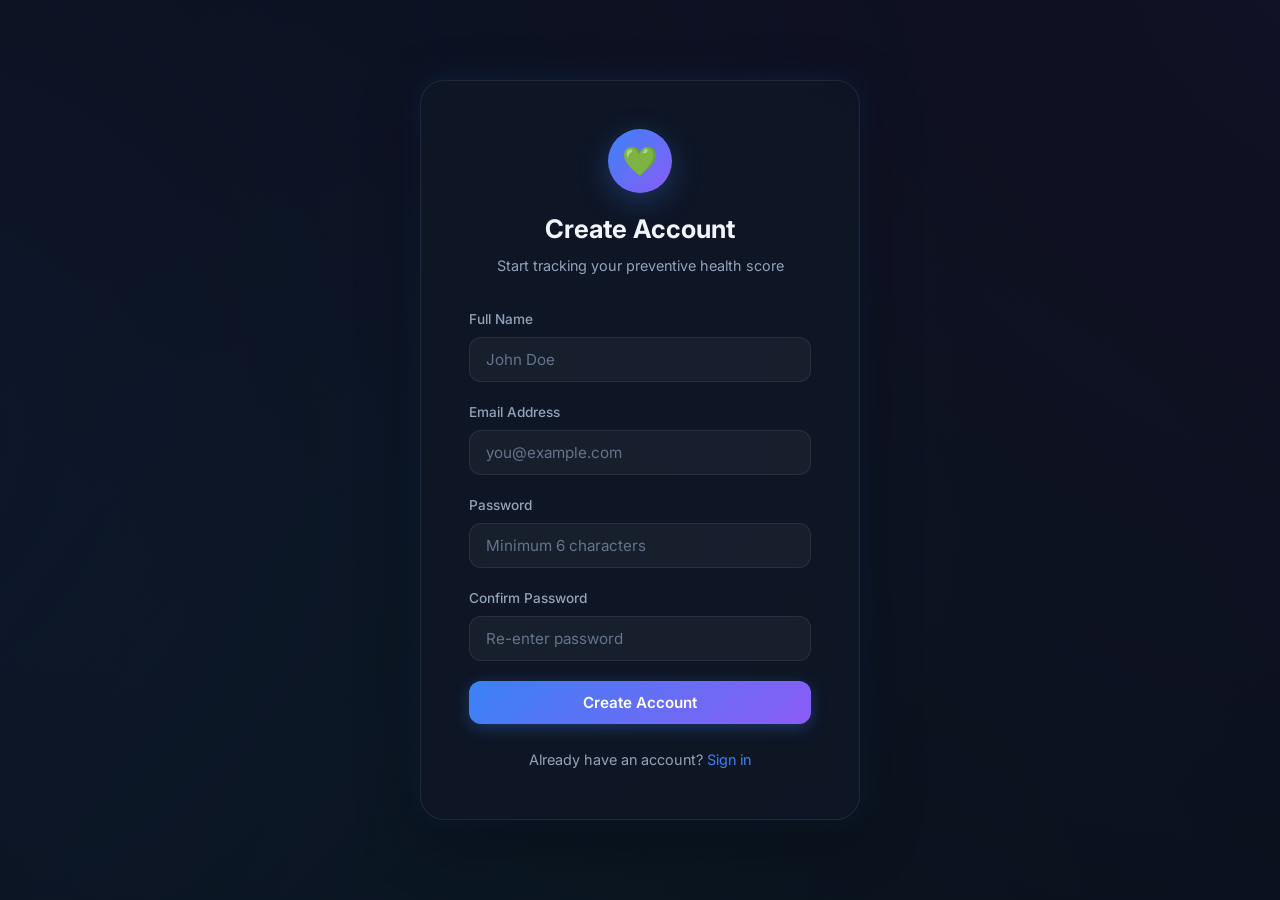
<file: frontend/register.html>
<!DOCTYPE html>
<html lang="en">
<head>
    <meta charset="UTF-8">
    <meta name="viewport" content="width=device-width, initial-scale=1.0">
    <meta name="description" content="Create your Healthcare Score account">
    <title>Register — Healthcare Score System</title>
    <link rel="stylesheet" href="style.css">
    <link rel="icon" href="data:image/svg+xml,<svg xmlns='http://www.w3.org/2000/svg' viewBox='0 0 100 100'><text y='.9em' font-size='90'>💚</text></svg>">
</head>
<body>
    <div class="auth-container">
        <div class="auth-card animate-in">
            <div class="auth-header">
                <div class="logo-circle">💚</div>
                <h1>Create Account</h1>
                <p class="subtitle">Start tracking your preventive health score</p>
            </div>

            <div id="alertBox"></div>

            <form id="registerForm" onsubmit="handleRegister(event)">
                <div class="form-group">
                    <label for="name">Full Name</label>
                    <input type="text" id="name" class="form-control" placeholder="John Doe" required>
                </div>
                <div class="form-group">
                    <label for="email">Email Address</label>
                    <input type="email" id="email" class="form-control" placeholder="you@example.com" required>
                </div>
                <div class="form-group">
                    <label for="password">Password</label>
                    <input type="password" id="password" class="form-control" placeholder="Minimum 6 characters" required minlength="6">
                </div>
                <div class="form-group">
                    <label for="confirmPassword">Confirm Password</label>
                    <input type="password" id="confirmPassword" class="form-control" placeholder="Re-enter password" required>
                </div>
                <button type="submit" id="registerBtn" class="btn btn-primary btn-full">
                    Create Account
                </button>
            </form>

            <p style="text-align:center; margin-top:1.5rem; color:var(--text-secondary); font-size:0.9rem;">
                Already have an account? <a href="login.html">Sign in</a>
            </p>
        </div>
    </div>

    <script src="script.js"></script>
    <script>
        async function handleRegister(e) {
            e.preventDefault();
            const password = document.getElementById("password").value;
            const confirm = document.getElementById("confirmPassword").value;

            if (password !== confirm) {
                showAlert("alertBox", "Passwords do not match.");
                return;
            }

            const btn = document.getElementById("registerBtn");
            btn.disabled = true;
            btn.innerHTML = '<span class="loader"></span> Creating account...';

            try {
                await api("/register", {
                    method: "POST",
                    body: JSON.stringify({
                        name: document.getElementById("name").value,
                        email: document.getElementById("email").value,
                        password: password,
                    }),
                });
                showAlert("alertBox", "Account created! Redirecting to login...", "success");
                setTimeout(() => window.location.href = "login.html", 1200);
            } catch (err) {
                showAlert("alertBox", err.message);
                btn.disabled = false;
                btn.textContent = "Create Account";
            }
        }
    </script>
</body>
</html>
</file>
<file: frontend/style.css>
/* ═══════════════════════════════════════════════════════
   AI-Powered Preventive Healthcare Score System
   Modern Dark Theme with Glassmorphism
   ═══════════════════════════════════════════════════════ */

@import url('https://fonts.googleapis.com/css2?family=Inter:wght@300;400;500;600;700;800&display=swap');

/* ─── CSS Variables ─────────────────────────────────── */
:root {
    --bg-primary: #0a0e1a;
    --bg-secondary: #111827;
    --bg-card: rgba(17, 24, 39, 0.7);
    --bg-glass: rgba(255, 255, 255, 0.04);
    --border-glass: rgba(255, 255, 255, 0.08);
    --text-primary: #f1f5f9;
    --text-secondary: #94a3b8;
    --text-muted: #64748b;
    --accent-blue: #3b82f6;
    --accent-blue-glow: rgba(59, 130, 246, 0.3);
    --accent-purple: #8b5cf6;
    --accent-purple-glow: rgba(139, 92, 246, 0.3);
    --accent-green: #10b981;
    --accent-green-glow: rgba(16, 185, 129, 0.3);
    --accent-orange: #f59e0b;
    --accent-red: #ef4444;
    --accent-red-glow: rgba(239, 68, 68, 0.3);
    --accent-cyan: #06b6d4;
    --gradient-primary: linear-gradient(135deg, #3b82f6, #8b5cf6);
    --gradient-success: linear-gradient(135deg, #10b981, #06b6d4);
    --gradient-danger: linear-gradient(135deg, #ef4444, #f59e0b);
    --gradient-card: linear-gradient(135deg, rgba(59, 130, 246, 0.05), rgba(139, 92, 246, 0.05));
    --shadow-lg: 0 20px 60px rgba(0, 0, 0, 0.4);
    --shadow-glow-blue: 0 0 30px rgba(59, 130, 246, 0.15);
    --shadow-glow-purple: 0 0 30px rgba(139, 92, 246, 0.15);
    --radius-sm: 8px;
    --radius-md: 12px;
    --radius-lg: 16px;
    --radius-xl: 24px;
    --transition: all 0.3s cubic-bezier(0.4, 0, 0.2, 1);
}

/* ─── Reset & Base ──────────────────────────────────── */
*, *::before, *::after {
    margin: 0;
    padding: 0;
    box-sizing: border-box;
}

html {
    scroll-behavior: smooth;
}

body {
    font-family: 'Inter', -apple-system, BlinkMacSystemFont, sans-serif;
    background: var(--bg-primary);
    color: var(--text-primary);
    min-height: 100vh;
    line-height: 1.6;
    overflow-x: hidden;
}

body::before {
    content: '';
    position: fixed;
    top: -50%;
    left: -50%;
    width: 200%;
    height: 200%;
    background: radial-gradient(circle at 20% 50%, rgba(59, 130, 246, 0.08) 0%, transparent 50%),
                radial-gradient(circle at 80% 20%, rgba(139, 92, 246, 0.06) 0%, transparent 50%),
                radial-gradient(circle at 50% 80%, rgba(16, 185, 129, 0.04) 0%, transparent 50%);
    z-index: -1;
    animation: bgFloat 20s ease-in-out infinite;
}

@keyframes bgFloat {
    0%, 100% { transform: translate(0, 0); }
    33% { transform: translate(-2%, 1%); }
    66% { transform: translate(1%, -1%); }
}

a { color: var(--accent-blue); text-decoration: none; transition: var(--transition); }
a:hover { color: var(--accent-purple); }

/* ─── Scrollbar ─────────────────────────────────────── */
::-webkit-scrollbar { width: 6px; }
::-webkit-scrollbar-track { background: var(--bg-secondary); }
::-webkit-scrollbar-thumb { background: var(--accent-blue); border-radius: 3px; }

/* ─── Navigation ────────────────────────────────────── */
.navbar {
    position: sticky;
    top: 0;
    z-index: 100;
    display: flex;
    align-items: center;
    justify-content: space-between;
    padding: 0.8rem 2rem;
    background: rgba(10, 14, 26, 0.85);
    backdrop-filter: blur(20px);
    border-bottom: 1px solid var(--border-glass);
}

.navbar-brand {
    display: flex;
    align-items: center;
    gap: 0.75rem;
    font-size: 1.2rem;
    font-weight: 700;
    color: var(--text-primary);
}

.navbar-brand .logo-icon {
    width: 36px;
    height: 36px;
    background: var(--gradient-primary);
    border-radius: 10px;
    display: flex;
    align-items: center;
    justify-content: center;
    font-size: 1.2rem;
}

.navbar-links {
    display: flex;
    align-items: center;
    gap: 0.5rem;
    list-style: none;
}

.navbar-links a {
    padding: 0.5rem 1rem;
    border-radius: var(--radius-sm);
    color: var(--text-secondary);
    font-size: 0.9rem;
    font-weight: 500;
    transition: var(--transition);
}

.navbar-links a:hover, .navbar-links a.active {
    color: var(--text-primary);
    background: var(--bg-glass);
}

.navbar-links .btn-logout {
    color: var(--accent-red);
    cursor: pointer;
    background: none;
    border: none;
    font-family: inherit;
    font-size: 0.9rem;
    font-weight: 500;
    padding: 0.5rem 1rem;
    border-radius: var(--radius-sm);
}

.navbar-links .btn-logout:hover {
    background: rgba(239, 68, 68, 0.1);
}

/* ─── Auth Pages ────────────────────────────────────── */
.auth-container {
    display: flex;
    align-items: center;
    justify-content: center;
    min-height: 100vh;
    padding: 2rem;
}

.auth-card {
    width: 100%;
    max-width: 440px;
    background: var(--bg-card);
    backdrop-filter: blur(20px);
    border: 1px solid var(--border-glass);
    border-radius: var(--radius-xl);
    padding: 3rem;
    box-shadow: var(--shadow-lg), var(--shadow-glow-blue);
    animation: fadeInUp 0.6s ease;
}

.auth-card .auth-header {
    text-align: center;
    margin-bottom: 2rem;
}

.auth-card .auth-header .logo-circle {
    width: 64px;
    height: 64px;
    background: var(--gradient-primary);
    border-radius: 50%;
    display: flex;
    align-items: center;
    justify-content: center;
    font-size: 1.8rem;
    margin: 0 auto 1rem;
    box-shadow: 0 8px 30px var(--accent-blue-glow);
}

.auth-card h1 {
    font-size: 1.6rem;
    font-weight: 700;
    margin-bottom: 0.25rem;
}

.auth-card .subtitle {
    color: var(--text-secondary);
    font-size: 0.9rem;
}

/* ─── Forms ─────────────────────────────────────────── */
.form-group {
    margin-bottom: 1.25rem;
}

.form-group label {
    display: block;
    margin-bottom: 0.4rem;
    font-size: 0.85rem;
    font-weight: 500;
    color: var(--text-secondary);
}

.form-control {
    width: 100%;
    padding: 0.75rem 1rem;
    background: rgba(255, 255, 255, 0.04);
    border: 1px solid var(--border-glass);
    border-radius: var(--radius-md);
    color: var(--text-primary);
    font-size: 0.95rem;
    font-family: inherit;
    transition: var(--transition);
    outline: none;
}

.form-control:focus {
    border-color: var(--accent-blue);
    box-shadow: 0 0 0 3px var(--accent-blue-glow);
}

.form-control::placeholder {
    color: var(--text-muted);
}

select.form-control {
    cursor: pointer;
    appearance: none;
    background-image: url("data:image/svg+xml,%3Csvg xmlns='http://www.w3.org/2000/svg' width='12' height='12' fill='%2394a3b8' viewBox='0 0 16 16'%3E%3Cpath d='M8 11L3 6h10l-5 5z'/%3E%3C/svg%3E");
    background-repeat: no-repeat;
    background-position: right 1rem center;
    padding-right: 2.5rem;
}

.form-row {
    display: grid;
    grid-template-columns: 1fr 1fr;
    gap: 1rem;
}

/* ─── Buttons ───────────────────────────────────────── */
.btn {
    display: inline-flex;
    align-items: center;
    justify-content: center;
    gap: 0.5rem;
    padding: 0.75rem 1.5rem;
    border: none;
    border-radius: var(--radius-md);
    font-family: inherit;
    font-size: 0.95rem;
    font-weight: 600;
    cursor: pointer;
    transition: var(--transition);
    text-decoration: none;
}

.btn-primary {
    background: var(--gradient-primary);
    color: white;
    box-shadow: 0 4px 15px var(--accent-blue-glow);
}

.btn-primary:hover {
    transform: translateY(-2px);
    box-shadow: 0 8px 25px var(--accent-blue-glow);
}

.btn-primary:active {
    transform: translateY(0);
}

.btn-full {
    width: 100%;
}

.btn-secondary {
    background: var(--bg-glass);
    color: var(--text-primary);
    border: 1px solid var(--border-glass);
}

.btn-secondary:hover {
    background: rgba(255, 255, 255, 0.08);
}

.btn:disabled {
    opacity: 0.6;
    cursor: not-allowed;
    transform: none !important;
}

/* ─── Page Container ────────────────────────────────── */
.page-container {
    max-width: 1280px;
    margin: 0 auto;
    padding: 2rem;
}

.page-header {
    margin-bottom: 2rem;
}

.page-header h1 {
    font-size: 1.8rem;
    font-weight: 800;
    background: var(--gradient-primary);
    -webkit-background-clip: text;
    -webkit-text-fill-color: transparent;
    background-clip: text;
}

.page-header p {
    color: var(--text-secondary);
    margin-top: 0.25rem;
}

/* ─── Cards ─────────────────────────────────────────── */
.card {
    background: var(--bg-card);
    backdrop-filter: blur(20px);
    border: 1px solid var(--border-glass);
    border-radius: var(--radius-lg);
    padding: 1.5rem;
    transition: var(--transition);
}

.card:hover {
    border-color: rgba(255, 255, 255, 0.12);
    box-shadow: var(--shadow-glow-blue);
}

.card-header {
    display: flex;
    align-items: center;
    justify-content: space-between;
    margin-bottom: 1rem;
}

.card-title {
    font-size: 1rem;
    font-weight: 600;
    display: flex;
    align-items: center;
    gap: 0.5rem;
}

.card-icon {
    width: 32px;
    height: 32px;
    border-radius: var(--radius-sm);
    display: flex;
    align-items: center;
    justify-content: center;
    font-size: 1rem;
}

.card-icon.blue { background: rgba(59, 130, 246, 0.15); }
.card-icon.green { background: rgba(16, 185, 129, 0.15); }
.card-icon.purple { background: rgba(139, 92, 246, 0.15); }
.card-icon.orange { background: rgba(245, 158, 11, 0.15); }
.card-icon.red { background: rgba(239, 68, 68, 0.15); }
.card-icon.cyan { background: rgba(6, 182, 212, 0.15); }

/* ─── Dashboard Grid ────────────────────────────────── */
.dashboard-grid {
    display: grid;
    grid-template-columns: repeat(auto-fit, minmax(280px, 1fr));
    gap: 1.5rem;
    margin-bottom: 1.5rem;
}

.dashboard-grid .card-wide {
    grid-column: span 2;
}

/* ─── Score Card ────────────────────────────────────── */
.score-display {
    text-align: center;
    padding: 1.5rem 0;
}

.score-circle {
    position: relative;
    width: 160px;
    height: 160px;
    margin: 0 auto 1rem;
}

.score-circle svg {
    width: 160px;
    height: 160px;
    transform: rotate(-90deg);
}

.score-circle .bg {
    fill: none;
    stroke: rgba(255, 255, 255, 0.05);
    stroke-width: 8;
}

.score-circle .progress {
    fill: none;
    stroke-width: 8;
    stroke-linecap: round;
    transition: stroke-dashoffset 1.5s ease;
}

.score-circle .score-text {
    position: absolute;
    top: 50%;
    left: 50%;
    transform: translate(-50%, -50%);
    text-align: center;
}

.score-circle .score-number {
    font-size: 2.5rem;
    font-weight: 800;
    line-height: 1;
}

.score-circle .score-label {
    font-size: 0.75rem;
    color: var(--text-secondary);
    margin-top: 2px;
}

.risk-badge {
    display: inline-flex;
    align-items: center;
    gap: 0.4rem;
    padding: 0.4rem 1rem;
    border-radius: 50px;
    font-size: 0.85rem;
    font-weight: 600;
}

.risk-healthy { background: rgba(16, 185, 129, 0.15); color: var(--accent-green); }
.risk-moderate { background: rgba(245, 158, 11, 0.15); color: var(--accent-orange); }
.risk-risk { background: rgba(239, 68, 68, 0.15); color: var(--accent-red); }
.risk-high-risk { background: rgba(239, 68, 68, 0.25); color: #ff6b6b; }

/* ─── Metric Cards ──────────────────────────────────── */
.metric-value {
    font-size: 2rem;
    font-weight: 800;
    margin: 0.5rem 0;
}

.metric-unit {
    font-size: 0.85rem;
    color: var(--text-secondary);
}

.metric-bar {
    height: 6px;
    background: rgba(255, 255, 255, 0.06);
    border-radius: 3px;
    margin-top: 0.75rem;
    overflow: hidden;
}

.metric-bar-fill {
    height: 100%;
    border-radius: 3px;
    transition: width 1s ease;
}

/* ─── Health Form ───────────────────────────────────── */
.health-form-container {
    max-width: 800px;
    margin: 0 auto;
}

.health-form-grid {
    display: grid;
    grid-template-columns: repeat(auto-fill, minmax(220px, 1fr));
    gap: 1rem;
}

.bmi-display {
    background: var(--gradient-card);
    border: 1px solid var(--border-glass);
    border-radius: var(--radius-md);
    padding: 1rem;
    text-align: center;
    margin: 1rem 0;
}

.bmi-display .bmi-value {
    font-size: 2rem;
    font-weight: 800;
    background: var(--gradient-primary);
    -webkit-background-clip: text;
    -webkit-text-fill-color: transparent;
    background-clip: text;
}

.bmi-display .bmi-category {
    font-size: 0.85rem;
    color: var(--text-secondary);
}

/* ─── Charts ────────────────────────────────────────── */
.chart-container {
    position: relative;
    width: 100%;
    max-height: 300px;
}

/* ─── Recommendations List ──────────────────────────── */
.rec-list {
    list-style: none;
}

.rec-list li {
    padding: 0.75rem 0;
    border-bottom: 1px solid var(--border-glass);
    display: flex;
    gap: 0.75rem;
    align-items: flex-start;
    font-size: 0.9rem;
    color: var(--text-secondary);
}

.rec-list li:last-child {
    border-bottom: none;
}

.rec-list li::before {
    content: '💡';
    flex-shrink: 0;
}

/* ─── Doctor Recommendations ────────────────────────── */
.doctor-card {
    display: flex;
    gap: 1rem;
    padding: 1rem;
    background: var(--bg-glass);
    border-radius: var(--radius-md);
    margin-bottom: 0.75rem;
    border: 1px solid var(--border-glass);
}

.doctor-card .doc-icon {
    width: 40px;
    height: 40px;
    border-radius: 50%;
    background: var(--gradient-primary);
    display: flex;
    align-items: center;
    justify-content: center;
    flex-shrink: 0;
    font-size: 1.1rem;
}

.doctor-card .doc-info h4 {
    font-size: 0.9rem;
    font-weight: 600;
    margin-bottom: 0.2rem;
}

.doctor-card .doc-info p {
    font-size: 0.8rem;
    color: var(--text-secondary);
}

.urgency-badge {
    font-size: 0.7rem;
    padding: 0.15rem 0.5rem;
    border-radius: 50px;
    font-weight: 600;
    text-transform: uppercase;
}

.urgency-high { background: rgba(239, 68, 68, 0.15); color: var(--accent-red); }
.urgency-medium { background: rgba(245, 158, 11, 0.15); color: var(--accent-orange); }
.urgency-low { background: rgba(16, 185, 129, 0.15); color: var(--accent-green); }

/* ─── Chatbot ───────────────────────────────────────── */
.chat-container {
    max-width: 800px;
    margin: 0 auto;
    display: flex;
    flex-direction: column;
    height: calc(100vh - 160px);
}

.chat-messages {
    flex: 1;
    overflow-y: auto;
    padding: 1rem 0;
    display: flex;
    flex-direction: column;
    gap: 1rem;
}

.chat-bubble {
    max-width: 80%;
    padding: 1rem 1.25rem;
    border-radius: var(--radius-lg);
    font-size: 0.9rem;
    line-height: 1.6;
    animation: fadeInUp 0.3s ease;
}

.chat-bubble.user {
    align-self: flex-end;
    background: var(--gradient-primary);
    color: white;
    border-bottom-right-radius: 4px;
}

.chat-bubble.bot {
    align-self: flex-start;
    background: var(--bg-card);
    border: 1px solid var(--border-glass);
    color: var(--text-primary);
    border-bottom-left-radius: 4px;
}

.chat-bubble.bot .bot-label {
    font-size: 0.75rem;
    color: var(--accent-blue);
    font-weight: 600;
    margin-bottom: 0.4rem;
}

.chat-input-area {
    display: flex;
    gap: 0.75rem;
    padding: 1rem 0;
    border-top: 1px solid var(--border-glass);
}

.chat-input-area input {
    flex: 1;
}

.chat-input-area .btn {
    padding: 0.75rem 1.5rem;
}

/* ─── Report ────────────────────────────────────────── */
.report-header {
    display: flex;
    align-items: center;
    justify-content: space-between;
    flex-wrap: wrap;
    gap: 1rem;
    margin-bottom: 2rem;
}

.report-header .month-selector {
    display: flex;
    align-items: center;
    gap: 0.75rem;
}

.report-summary-grid {
    display: grid;
    grid-template-columns: repeat(auto-fit, minmax(200px, 1fr));
    gap: 1rem;
    margin-bottom: 1.5rem;
}

.report-stat {
    text-align: center;
    padding: 1.25rem;
}

.report-stat .stat-value {
    font-size: 1.8rem;
    font-weight: 800;
}

.report-stat .stat-label {
    font-size: 0.8rem;
    color: var(--text-secondary);
    margin-top: 0.25rem;
}

.trend-badge {
    display: inline-flex;
    align-items: center;
    gap: 0.3rem;
    padding: 0.3rem 0.8rem;
    border-radius: 50px;
    font-size: 0.8rem;
    font-weight: 600;
}

.trend-improving { background: rgba(16, 185, 129, 0.15); color: var(--accent-green); }
.trend-stable { background: rgba(59, 130, 246, 0.15); color: var(--accent-blue); }
.trend-declining { background: rgba(239, 68, 68, 0.15); color: var(--accent-red); }

.report-section {
    margin-bottom: 1.5rem;
}

.report-section h3 {
    font-size: 1.1rem;
    font-weight: 600;
    margin-bottom: 1rem;
    display: flex;
    align-items: center;
    gap: 0.5rem;
}

.goal-item {
    display: flex;
    align-items: center;
    gap: 0.75rem;
    padding: 0.6rem 0;
    font-size: 0.9rem;
    color: var(--text-secondary);
}

.goal-item::before {
    content: '🎯';
}

/* ─── Alerts ────────────────────────────────────────── */
.alert {
    padding: 1rem 1.25rem;
    border-radius: var(--radius-md);
    margin-bottom: 1rem;
    font-size: 0.9rem;
    display: flex;
    align-items: center;
    gap: 0.75rem;
    animation: fadeInUp 0.3s ease;
}

.alert-error {
    background: rgba(239, 68, 68, 0.1);
    border: 1px solid rgba(239, 68, 68, 0.2);
    color: #fca5a5;
}

.alert-success {
    background: rgba(16, 185, 129, 0.1);
    border: 1px solid rgba(16, 185, 129, 0.2);
    color: #6ee7b7;
}

.alert-info {
    background: rgba(59, 130, 246, 0.1);
    border: 1px solid rgba(59, 130, 246, 0.2);
    color: #93c5fd;
}

/* ─── Loading ───────────────────────────────────────── */
.loader {
    display: inline-block;
    width: 20px;
    height: 20px;
    border: 2px solid rgba(255, 255, 255, 0.2);
    border-top-color: white;
    border-radius: 50%;
    animation: spin 0.8s linear infinite;
}

.page-loader {
    display: flex;
    align-items: center;
    justify-content: center;
    min-height: 300px;
    flex-direction: column;
    gap: 1rem;
    color: var(--text-secondary);
}

.page-loader .loader {
    width: 40px;
    height: 40px;
    border-width: 3px;
    border-top-color: var(--accent-blue);
}

/* ─── Empty State ───────────────────────────────────── */
.empty-state {
    text-align: center;
    padding: 3rem;
    color: var(--text-secondary);
}

.empty-state .empty-icon {
    font-size: 3rem;
    margin-bottom: 1rem;
}

.empty-state h3 {
    color: var(--text-primary);
    margin-bottom: 0.5rem;
}

.empty-state p {
    margin-bottom: 1.5rem;
}

/* ─── Animations ────────────────────────────────────── */
@keyframes fadeInUp {
    from { opacity: 0; transform: translateY(20px); }
    to { opacity: 1; transform: translateY(0); }
}

@keyframes spin {
    to { transform: rotate(360deg); }
}

@keyframes pulse {
    0%, 100% { opacity: 1; }
    50% { opacity: 0.5; }
}

.animate-in {
    animation: fadeInUp 0.5s ease forwards;
}

.stagger-1 { animation-delay: 0.1s; }
.stagger-2 { animation-delay: 0.2s; }
.stagger-3 { animation-delay: 0.3s; }
.stagger-4 { animation-delay: 0.4s; }
.stagger-5 { animation-delay: 0.5s; }

/* ─── Responsive ────────────────────────────────────── */
@media (max-width: 768px) {
    .navbar {
        padding: 0.8rem 1rem;
        flex-wrap: wrap;
        gap: 0.5rem;
    }

    .navbar-links {
        gap: 0.25rem;
        flex-wrap: wrap;
    }

    .page-container {
        padding: 1rem;
    }

    .dashboard-grid {
        grid-template-columns: 1fr;
    }

    .dashboard-grid .card-wide {
        grid-column: span 1;
    }

    .form-row {
        grid-template-columns: 1fr;
    }

    .health-form-grid {
        grid-template-columns: 1fr;
    }

    .auth-card {
        padding: 2rem 1.5rem;
    }

    .chat-bubble {
        max-width: 90%;
    }

    .report-header {
        flex-direction: column;
        align-items: flex-start;
    }
}

/* ─── Toast Notifications ───────────────────────────── */
.toast-container {
    position: fixed;
    top: 1rem;
    right: 1rem;
    z-index: 1000;
    display: flex;
    flex-direction: column;
    gap: 0.5rem;
}

.toast {
    padding: 0.75rem 1.25rem;
    border-radius: var(--radius-md);
    background: var(--bg-secondary);
    border: 1px solid var(--border-glass);
    color: var(--text-primary);
    font-size: 0.9rem;
    animation: fadeInUp 0.3s ease;
    max-width: 350px;
    box-shadow: var(--shadow-lg);
}

/* ─── Typing Indicator ──────────────────────────────── */
.typing-indicator {
    display: flex;
    gap: 4px;
    padding: 0.5rem;
}

.typing-indicator span {
    width: 8px;
    height: 8px;
    background: var(--text-muted);
    border-radius: 50%;
    animation: pulse 1.4s infinite;
}

.typing-indicator span:nth-child(2) { animation-delay: 0.2s; }
.typing-indicator span:nth-child(3) { animation-delay: 0.4s; }
</file>
